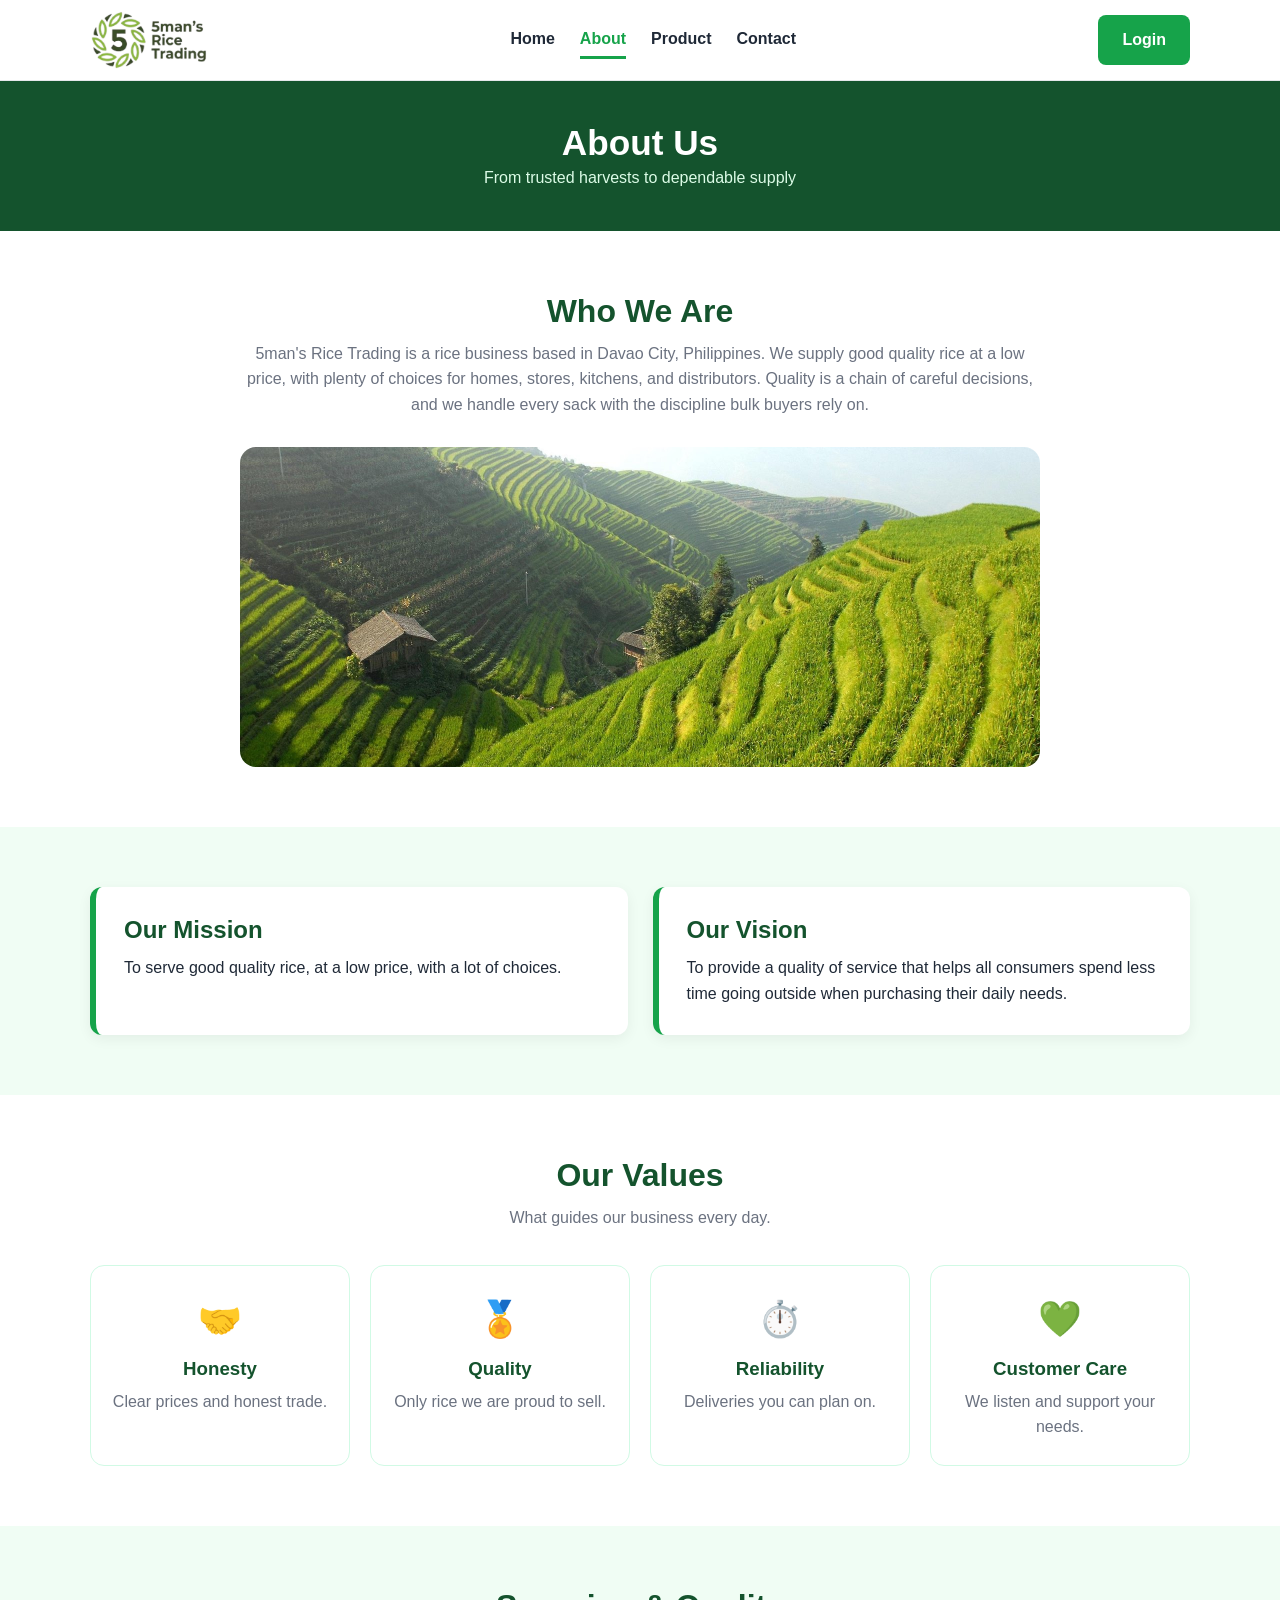
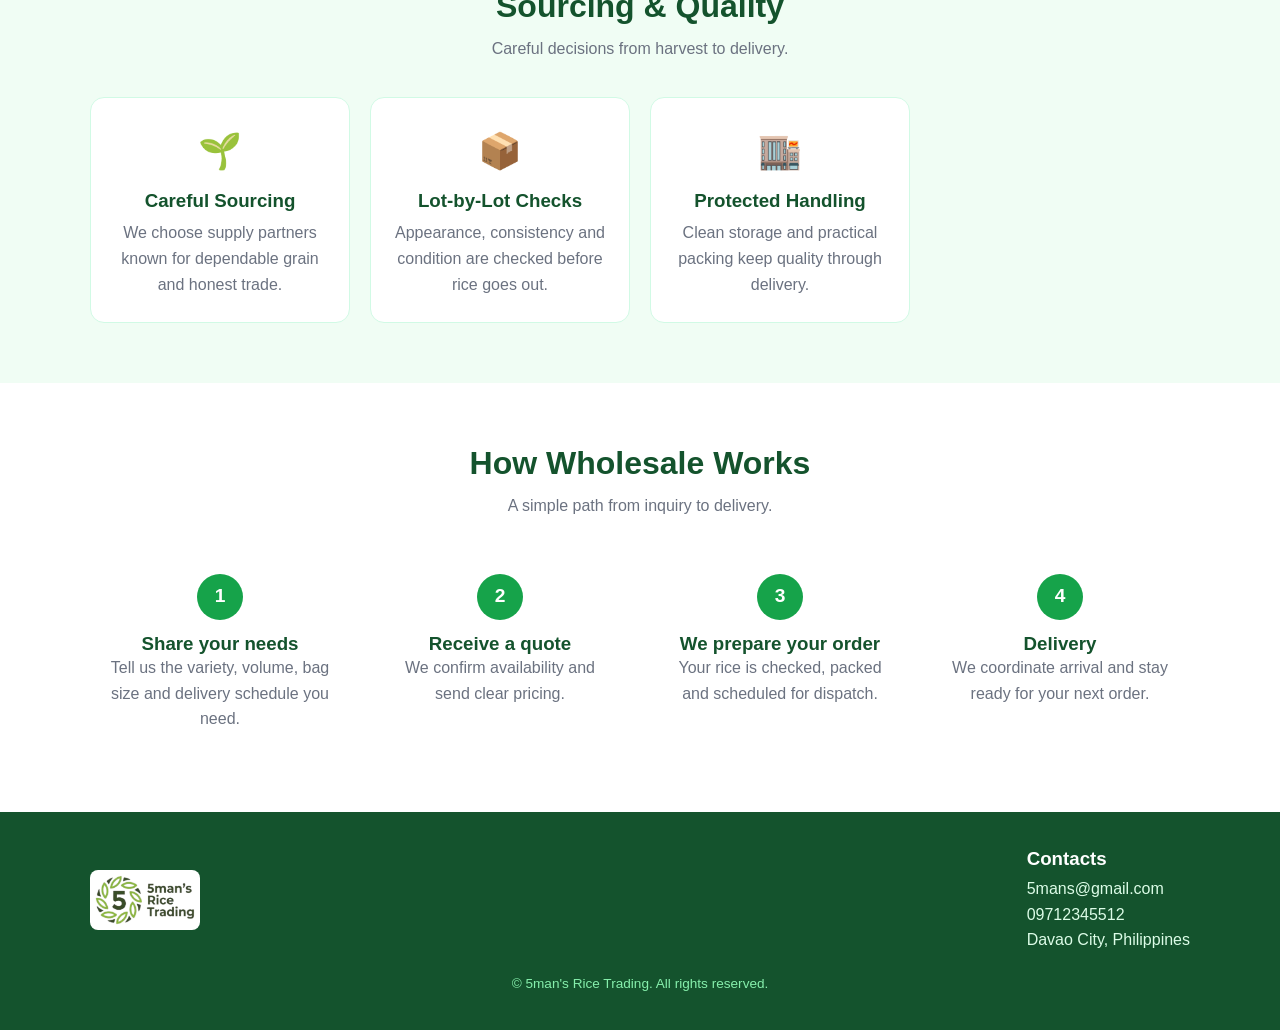
<file: 5 man/about.html>
<!DOCTYPE html>
<html lang="en">
<head>
    <meta charset="UTF-8">
    <meta name="viewport" content="width=device-width, initial-scale=1.0">
    <title>5man's Rice Trading | About Us</title>
    <link rel="stylesheet" href="style.css">
    <link rel="icon" href="images/logo.png" type="image/png">
</head>
<body>

    <!-- ===== HEADER AND NAVIGATION ===== -->
    <header>
        <div class="container header-inner">
            <a href="index.html"><img src="images/logo.png" alt="5man's Rice Trading logo" class="logo"></a>
            <nav>
                <a href="index.html">Home</a>
                <a href="about.html" class="active">About</a>
                <a href="product.html">Product</a>
                <a href="contact.html">Contact</a>
            </nav>
            <a href="login.html" class="btn">Login</a>
        </div>
    </header>

    <section class="page-banner">
        <div class="container">
            <h1>About Us</h1>
            <p>From trusted harvests to dependable supply</p>
        </div>
    </section>

    <!-- ===== COMPANY INTRODUCTION ===== -->
    <section class="section">
        <div class="container">
            <h2 class="section-title">Who We Are</h2>
            <p class="about-intro">
                5man's Rice Trading is a rice business based in Davao City, Philippines.
                We supply good quality rice at a low price, with plenty of choices for homes,
                stores, kitchens, and distributors. Quality is a chain of careful decisions,
                and we handle every sack with the discipline bulk buyers rely on.
            </p>
            <img src="images/farm.jpg" alt="Rice terraces on a hillside" class="about-photo">
        </div>
    </section>

    <!-- ===== MISSION AND VISION ===== -->
    <section class="section section-gray">
        <div class="container mission-vision">
            <div class="mv-card">
                <h2>Our Mission</h2>
                <p>To serve good quality rice, at a low price, with a lot of choices.</p>
            </div>
            <div class="mv-card">
                <h2>Our Vision</h2>
                <p>To provide a quality of service that helps all consumers spend less time going outside when purchasing their daily needs.</p>
            </div>
        </div>
    </section>

    <!-- ===== COMPANY VALUES ===== -->
    <section class="section">
        <div class="container">
            <h2 class="section-title">Our Values</h2>
            <p class="section-subtitle">What guides our business every day.</p>
            <div class="card-grid">
                <div class="feature-card">
                    <div class="icon">🤝</div>
                    <h3>Honesty</h3>
                    <p>Clear prices and honest trade.</p>
                </div>
                <div class="feature-card">
                    <div class="icon">🏅</div>
                    <h3>Quality</h3>
                    <p>Only rice we are proud to sell.</p>
                </div>
                <div class="feature-card">
                    <div class="icon">⏱️</div>
                    <h3>Reliability</h3>
                    <p>Deliveries you can plan on.</p>
                </div>
                <div class="feature-card">
                    <div class="icon">💚</div>
                    <h3>Customer Care</h3>
                    <p>We listen and support your needs.</p>
                </div>
            </div>
        </div>
    </section>

    <!-- ===== QUALITY AND SOURCING ===== -->
    <section class="section section-gray">
        <div class="container">
            <h2 class="section-title">Sourcing &amp; Quality</h2>
            <p class="section-subtitle">Careful decisions from harvest to delivery.</p>
            <div class="card-grid">
                <div class="feature-card">
                    <div class="icon">🌱</div>
                    <h3>Careful Sourcing</h3>
                    <p>We choose supply partners known for dependable grain and honest trade.</p>
                </div>
                <div class="feature-card">
                    <div class="icon">📦</div>
                    <h3>Lot-by-Lot Checks</h3>
                    <p>Appearance, consistency and condition are checked before rice goes out.</p>
                </div>
                <div class="feature-card">
                    <div class="icon">🏬</div>
                    <h3>Protected Handling</h3>
                    <p>Clean storage and practical packing keep quality through delivery.</p>
                </div>
            </div>
        </div>
    </section>

    <!-- ===== HOW WHOLESALE WORKS ===== -->
    <section class="section">
        <div class="container">
            <h2 class="section-title">How Wholesale Works</h2>
            <p class="section-subtitle">A simple path from inquiry to delivery.</p>
            <div class="steps">
                <div class="step">
                    <div class="step-number">1</div>
                    <h3>Share your needs</h3>
                    <p>Tell us the variety, volume, bag size and delivery schedule you need.</p>
                </div>
                <div class="step">
                    <div class="step-number">2</div>
                    <h3>Receive a quote</h3>
                    <p>We confirm availability and send clear pricing.</p>
                </div>
                <div class="step">
                    <div class="step-number">3</div>
                    <h3>We prepare your order</h3>
                    <p>Your rice is checked, packed and scheduled for dispatch.</p>
                </div>
                <div class="step">
                    <div class="step-number">4</div>
                    <h3>Delivery</h3>
                    <p>We coordinate arrival and stay ready for your next order.</p>
                </div>
            </div>
        </div>
    </section>

    <!-- ===== FOOTER ===== -->
    <footer>
        <div class="container footer-inner">
            <img src="images/logo.png" alt="5man's Rice Trading logo" class="logo">
            <div>
                <h3>Contacts</h3>
                <p><a href="mailto:5mans@gmail.com">5mans@gmail.com</a></p>
                <p><a href="tel:09712345512">09712345512</a></p>
                <p>Davao City, Philippines</p>
            </div>
        </div>
        <p class="copyright">© 5man's Rice Trading. All rights reserved.</p>
    </footer>

    <script src="script.js"></script>
</body>
</html>
</file>
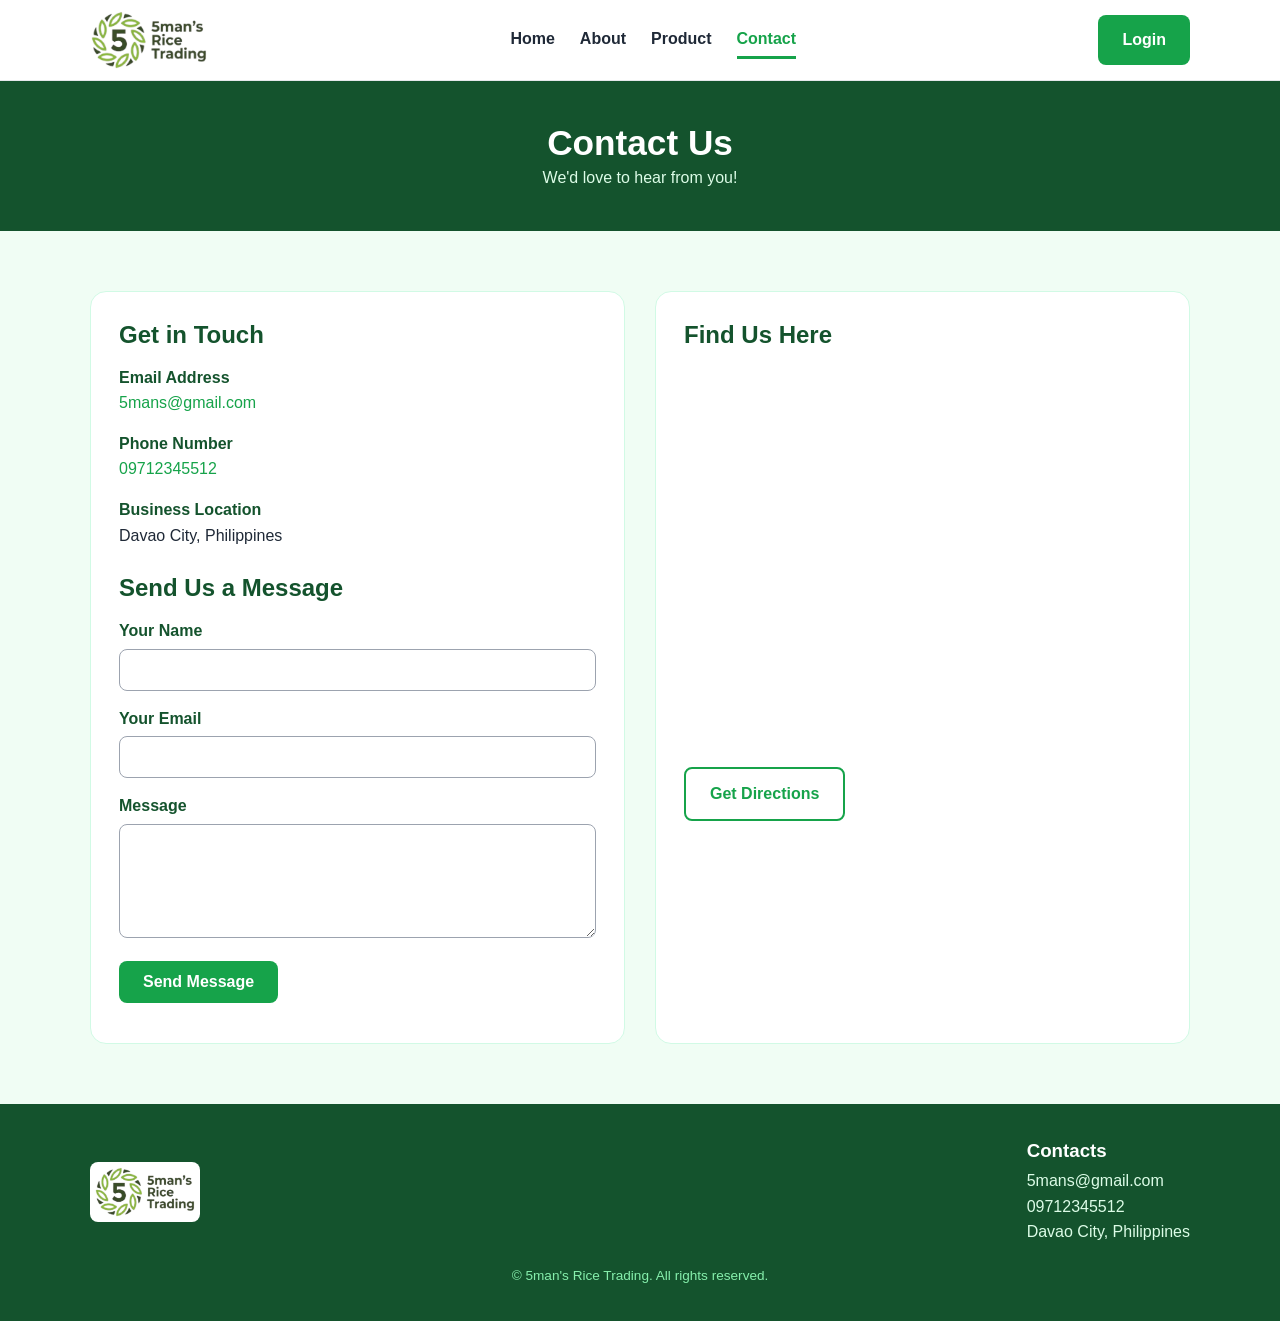
<file: 5 man/contact.html>
<!DOCTYPE html>
<html lang="en">
<head>
    <meta charset="UTF-8">
    <meta name="viewport" content="width=device-width, initial-scale=1.0">
    <title>5man's Rice Trading | Contact</title>
    <link rel="stylesheet" href="style.css">
    <link rel="icon" href="images/logo.png" type="image/png">
</head>
<body>

    <!-- ===== HEADER AND NAVIGATION ===== -->
    <header>
        <div class="container header-inner">
            <a href="index.html"><img src="images/logo.png" alt="5man's Rice Trading logo" class="logo"></a>
            <nav>
                <a href="index.html">Home</a>
                <a href="about.html">About</a>
                <a href="product.html">Product</a>
                <a href="contact.html" class="active">Contact</a>
            </nav>
            <a href="login.html" class="btn">Login</a>
        </div>
    </header>

    <section class="page-banner">
        <div class="container">
            <h1>Contact Us</h1>
            <p>We'd love to hear from you!</p>
        </div>
    </section>

    <section class="section section-gray">
        <div class="container">

            <div class="contact-layout">

                <!-- ===== LEFT: CONTACT DETAILS AND FORM ===== -->
                <div class="contact-box">
                    <h2>Get in Touch</h2>

                    <div class="contact-item">
                        <strong>Email Address</strong>
                        <a href="mailto:5mans@gmail.com">5mans@gmail.com</a>
                    </div>
                    <div class="contact-item">
                        <strong>Phone Number</strong>
                        <a href="tel:09712345512">09712345512</a>
                    </div>
                    <div class="contact-item">
                        <strong>Business Location</strong>
                        <span>Davao City, Philippines</span>
                    </div>

                    <h2 style="margin-top: 25px;">Send Us a Message</h2>
                    <form id="contact-form">
                        <div class="form-group">
                            <label for="contact-name">Your Name</label>
                            <input type="text" id="contact-name" required>
                        </div>
                        <div class="form-group">
                            <label for="contact-email">Your Email</label>
                            <input type="email" id="contact-email" required>
                        </div>
                        <div class="form-group">
                            <label for="contact-message">Message</label>
                            <textarea id="contact-message" rows="5" required></textarea>
                        </div>
                        <button type="submit" class="btn">Send Message</button>
                        <p class="form-message" id="contact-note"></p>
                    </form>
                </div>

                <!-- ===== RIGHT: GOOGLE MAP ===== -->
                <div class="contact-box map-box">
                    <h2>Find Us Here</h2>
                    <iframe
                        src="https://maps.google.com/maps?q=Davao%20City%2C%20Philippines&z=13&output=embed"
                        title="Map of Davao City"
                        loading="lazy"
                        allowfullscreen></iframe>
                    <p style="margin-top: 15px;">
                        <a class="btn btn-outline"
                           href="https://www.google.com/maps/dir/?api=1&destination=Davao%20City%2C%20Philippines"
                           target="_blank" rel="noopener noreferrer">Get Directions</a>
                    </p>
                </div>

            </div>
        </div>
    </section>

    <!-- ===== FOOTER ===== -->
    <footer>
        <div class="container footer-inner">
            <img src="images/logo.png" alt="5man's Rice Trading logo" class="logo">
            <div>
                <h3>Contacts</h3>
                <p><a href="mailto:5mans@gmail.com">5mans@gmail.com</a></p>
                <p><a href="tel:09712345512">09712345512</a></p>
                <p>Davao City, Philippines</p>
            </div>
        </div>
        <p class="copyright">© 5man's Rice Trading. All rights reserved.</p>
    </footer>

    <script src="script.js"></script>
</body>
</html>
</file>
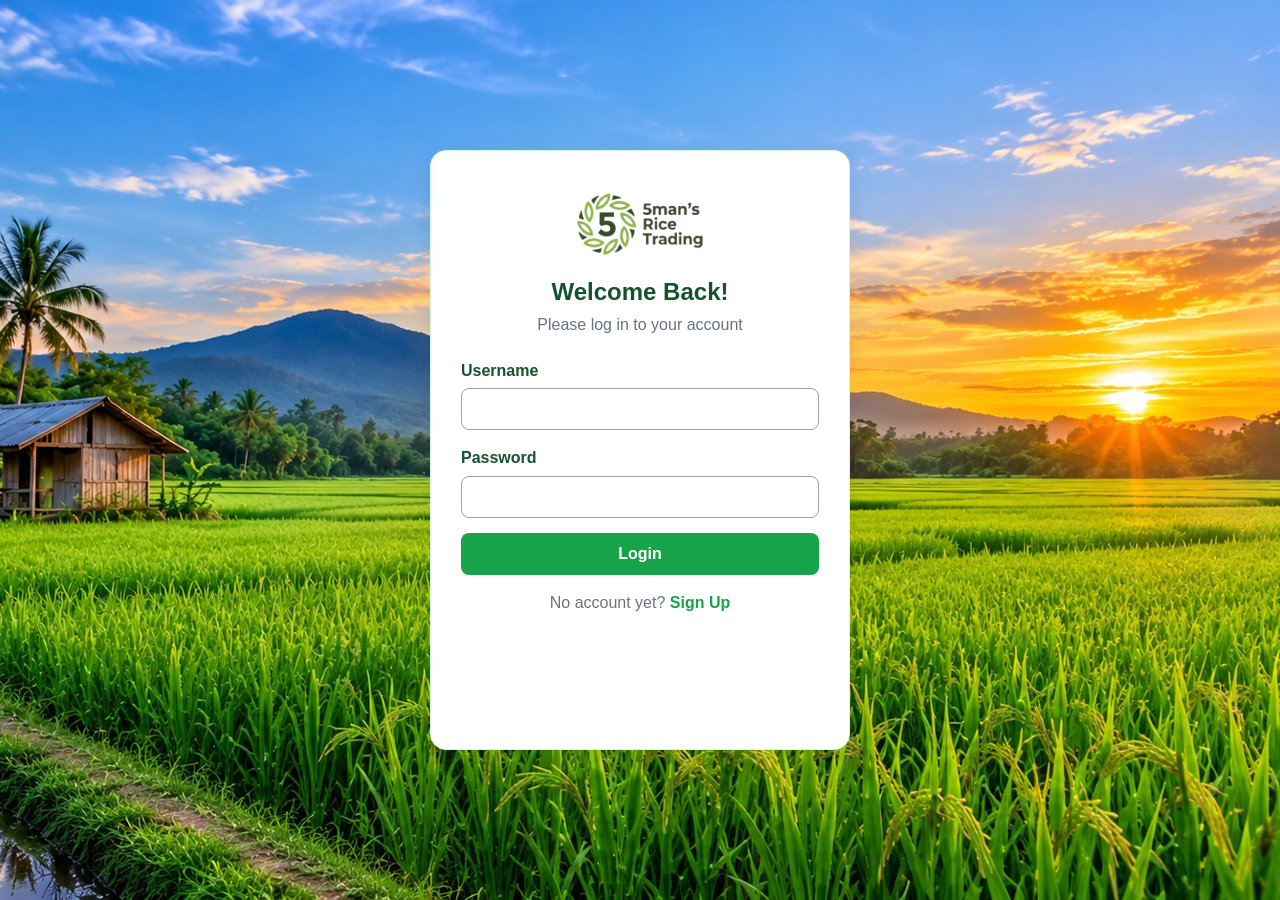
<file: 5 man/login.html>
<!DOCTYPE html>
<html lang="en">
<head>
    <meta charset="UTF-8">
    <meta name="viewport" content="width=device-width, initial-scale=1.0">
    <title>5man's Rice Trading | Login</title>
    <link rel="stylesheet" href="style.css">
    <link rel="icon" href="images/logo.png" type="image/png">
</head>
<body>
    <section class="login-page">
        <div class="login-box">

            <!-- ===== LOGIN FORM (shown first) ===== -->
            <form id="login-form">
                <img src="images/logo.png" alt="logo" style="mix-blend-mode: normal; margin: auto; padding: 10px;margin-bottom: 10px;" width="150px">
                <h1>Welcome Back!</h1>
                <p class="login-subtitle">Please log in to your account</p>

                <div class="form-group">
                    <label for="login-username">Username</label>
                    <input type="text" id="login-username" required>
                </div>
                <div class="form-group">
                    <label for="login-password">Password</label>
                    <input type="password" id="login-password" required>
                </div>

                <button type="submit" class="btn">Login</button>
                <p class="form-message" id="login-note"></p>
                <p class="switch-text">No account yet? <a href="#" id="show-signup">Sign Up</a></p>
            </form>

            <!-- ===== SIGN UP FORM (hidden until "Sign Up" is clicked) ===== -->
            <form id="signup-form" class="hidden">
                <img src="images/logo.png" alt="logo" style="mix-blend-mode: normal; margin: auto; padding: 10px;margin-bottom: 10px;" width="150px">
                <h1>Create Account</h1>
                <p class="login-subtitle">Sign up to get started</p>

                <div class="form-group">
                    <label for="signup-username">Username</label>
                    <input type="text" id="signup-username" required>
                </div>
                <div class="form-group">
                    <label for="signup-password">Password</label>
                    <input type="password" id="signup-password" required>
                </div>
                <div class="form-group">
                    <label for="signup-repeat">Repeat Password</label>
                    <input type="password" id="signup-repeat" required>
                </div>

                <button type="submit" class="btn">Sign Up</button>
                <p class="form-message" id="signup-note"></p>
                <p class="switch-text">Already have an account? <a href="#" id="show-login">Login</a></p>
            </form>

        </div>
    </section>


    <script src="script.js"></script>
</body>
</html>
</file>
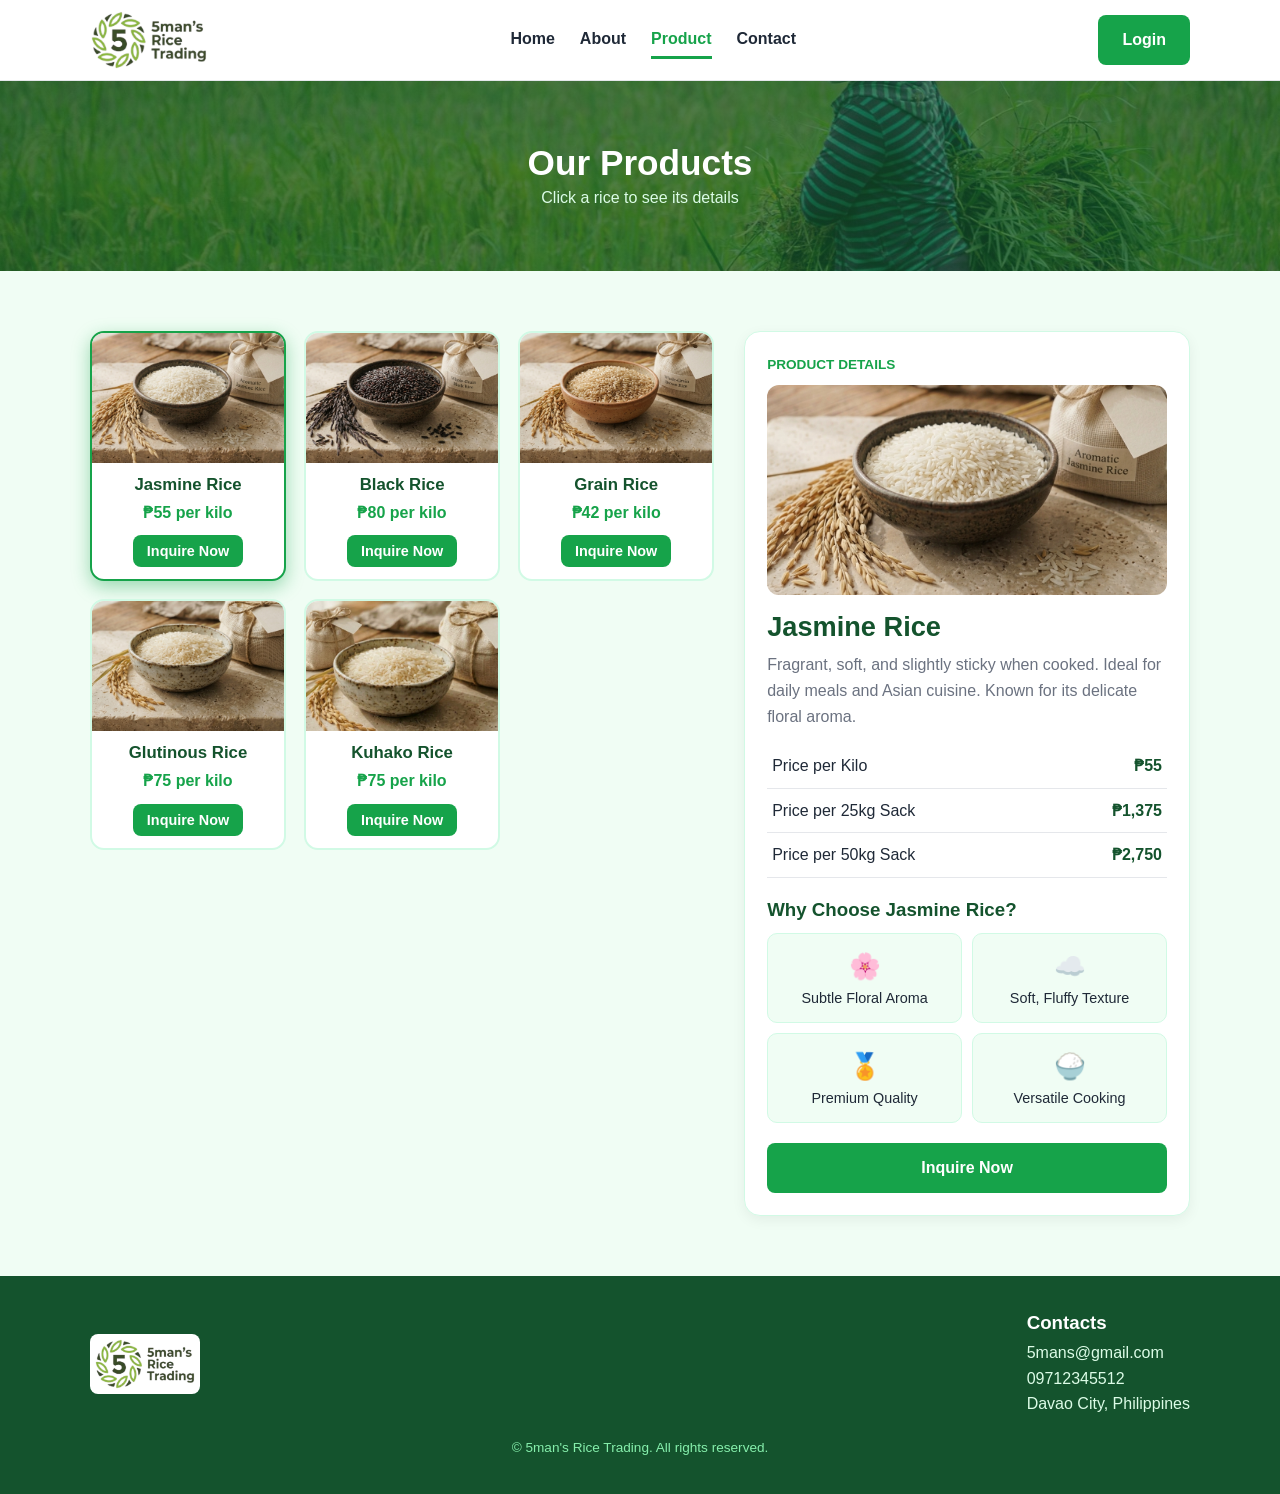
<file: 5 man/product.html>
<!DOCTYPE html>
<html lang="en">
<head>
    <meta charset="UTF-8">
    <meta name="viewport" content="width=device-width, initial-scale=1.0">
    <title>5man's Rice Trading | Products</title>
    <link rel="stylesheet" href="style.css">
    <link rel="icon" href="images/logo.png" type="image/png">
</head>
<body>

    <!-- ===== HEADER AND NAVIGATION ===== -->
    <header>
        <div class="container header-inner">
            <a href="index.html"><img src="images/logo.png" alt="5man's Rice Trading logo" class="logo"></a>
            <nav>
                <a href="index.html">Home</a>
                <a href="about.html">About</a>
                <a href="product.html" class="active">Product</a>
                <a href="contact.html">Contact</a>
            </nav>
            <a href="login.html" class="btn">Login</a>
        </div>
    </header>

    <section class="page-banner banner-photo">
        <div class="container">
            <h1>Our Products</h1>
            <p>Click a rice to see its details</p>
        </div>
    </section>

    <section class="section section-gray">
        <div class="container product-layout">

            <!-- ===== LEFT: PRODUCT CARDS =====
                 data-product must match a key in the products list in script.js -->
            <div class="product-list">

                <div class="product-card" data-product="jasmine">
                    <img src="images/jasmine.jpg" alt="Jasmine Rice">
                    <div class="card-info">
                        <h3>Jasmine Rice</h3>
                        <p class="card-price">₱55 per kilo</p>
                        <button type="button" class="btn inquire-btn">Inquire Now</button>
                    </div>
                </div>

                <div class="product-card" data-product="black">
                    <img src="images/black.jpg" alt="Black Rice">
                    <div class="card-info">
                        <h3>Black Rice</h3>
                        <p class="card-price">₱80 per kilo</p>
                        <button type="button" class="btn inquire-btn">Inquire Now</button>
                    </div>
                </div>

                <div class="product-card" data-product="grain">
                    <img src="images/grain.jpg" alt="Grain Rice">
                    <div class="card-info">
                        <h3>Grain Rice</h3>
                        <p class="card-price">₱42 per kilo</p>
                        <button type="button" class="btn inquire-btn">Inquire Now</button>
                    </div>
                </div>

                <div class="product-card" data-product="glutinous">
                    <img src="images/glutinous.jpg" alt="Glutinous Rice">
                    <div class="card-info">
                        <h3>Glutinous Rice</h3>
                        <p class="card-price">₱75 per kilo</p>
                        <button type="button" class="btn inquire-btn">Inquire Now</button>
                    </div>
                </div>

                <div class="product-card" data-product="kuhako">
                    <img src="images/kuhako.jpg" alt="Kuhako Rice">
                    <div class="card-info">
                        <h3>Kuhako Rice</h3>
                        <p class="card-price">₱75 per kilo</p>
                        <button type="button" class="btn inquire-btn">Inquire Now</button>
                    </div>
                </div>

            </div>

            <!-- ===== RIGHT: PRODUCT DETAILS =====
                 script.js fills these elements when a card is clicked.
                 The text below is only the starting content (Jasmine). -->
            <div class="product-details" id="product-details">
                <p class="details-label">Product Details</p>

                <img id="detail-image" src="images/jasmine.jpg" alt="Jasmine Rice">

                <h2 id="detail-name">Jasmine Rice</h2>
                <p class="description" id="detail-description">Fragrant, soft, and slightly sticky when cooked.</p>

                <table class="price-table">
                    <tr>
                        <td>Price per Kilo</td>
                        <td id="detail-price-kilo">₱55</td>
                    </tr>
                    <tr>
                        <td>Price per 25kg Sack</td>
                        <td id="detail-price-25">₱1,375</td>
                    </tr>
                    <tr>
                        <td>Price per 50kg Sack</td>
                        <td id="detail-price-50">₱2,750</td>
                    </tr>
                </table>

                <h3 id="detail-why">Why Choose Jasmine Rice?</h3>
                <div class="benefits">
                    <div class="benefit"><span id="benefit-icon-1">🌸</span><p id="benefit-text-1">Subtle Floral Aroma</p></div>
                    <div class="benefit"><span id="benefit-icon-2">☁️</span><p id="benefit-text-2">Soft, Fluffy Texture</p></div>
                    <div class="benefit"><span id="benefit-icon-3">🏅</span><p id="benefit-text-3">Premium Quality</p></div>
                    <div class="benefit"><span id="benefit-icon-4">🍚</span><p id="benefit-text-4">Versatile Cooking</p></div>
                </div>

                <a href="contact.html" class="btn" id="detail-inquire">Inquire Now</a>
            </div>

        </div>
    </section>

    <!-- ===== FOOTER ===== -->
    <footer>
        <div class="container footer-inner">
            <img src="images/logo.png" alt="5man's Rice Trading logo" class="logo">
            <div>
                <h3>Contacts</h3>
                <p><a href="mailto:5mans@gmail.com">5mans@gmail.com</a></p>
                <p><a href="tel:09712345512">09712345512</a></p>
                <p>Davao City, Philippines</p>
            </div>
        </div>
        <p class="copyright">© 5man's Rice Trading. All rights reserved.</p>
    </footer>

    <script src="script.js"></script>
</body>
</html>
</file>
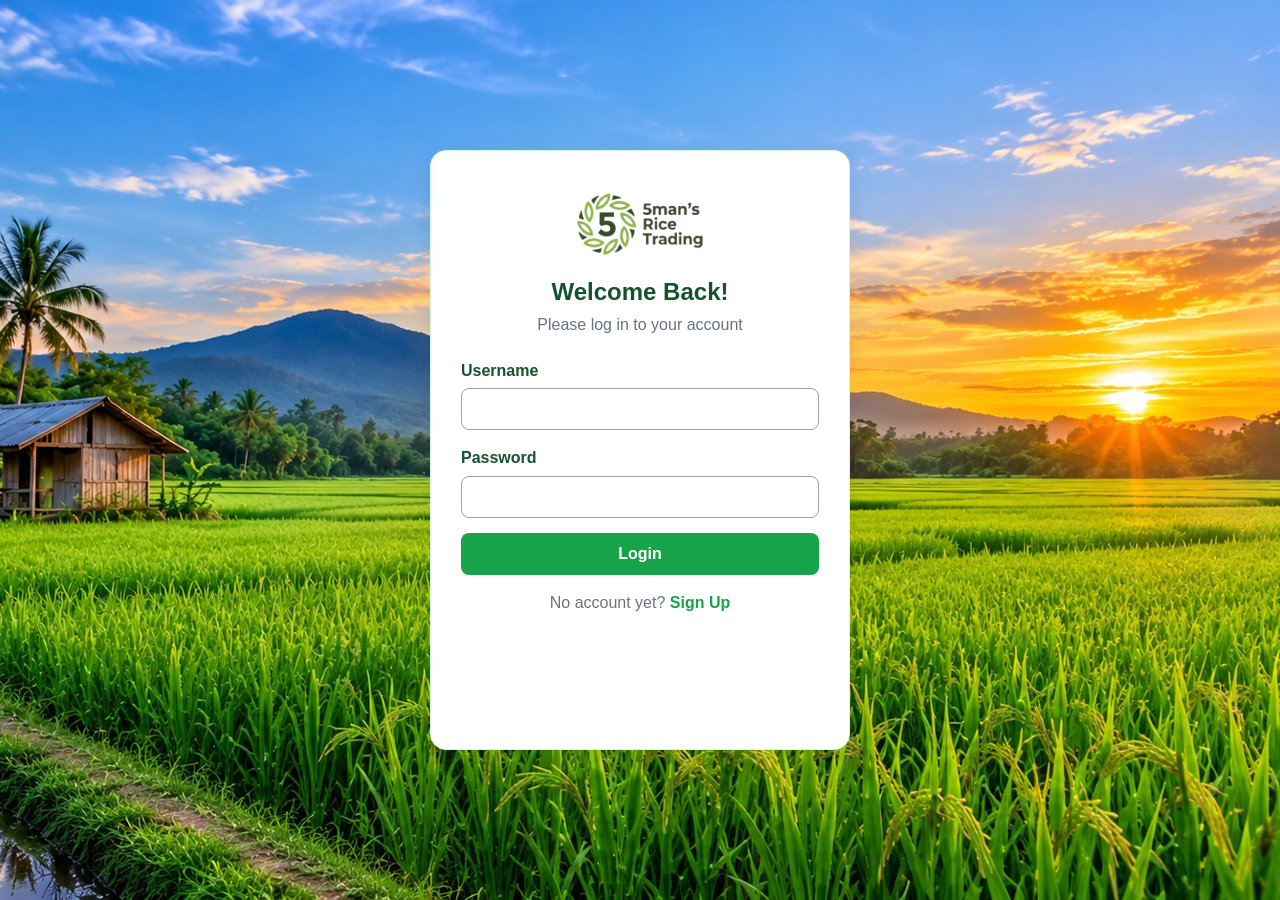
<file: 5 man/profile.html>
<!DOCTYPE html>
<html lang="en">
<head>
    <meta charset="UTF-8">
    <meta name="viewport" content="width=device-width, initial-scale=1.0">
    <title>5man's Rice Trading | My Profile</title>
    <link rel="stylesheet" href="style.css">
    <link rel="icon" href="images/logo.png" type="image/png">
</head>
<body>

    <!-- ===== HEADER AND NAVIGATION ===== -->
    <header>
        <div class="container header-inner">
            <a href="index.html"><img src="images/logo.png" alt="5man's Rice Trading logo" class="logo"></a>
            <nav>
                <a href="index.html">Home</a>
                <a href="about.html">About</a>
                <a href="product.html">Product</a>
                <a href="contact.html">Contact</a>
            </nav>
            <a href="login.html" class="btn">Login</a>
        </div>
    </header>

    <section class="page-banner">
        <div class="container">
            <h1>My Profile</h1>
            <p>Your account details</p>
        </div>
    </section>

    <section class="section section-gray">
        <div class="container profile-layout">

            <!-- ===== LEFT: ACCOUNT SUMMARY ===== -->
            <div class="contact-box profile-summary">
                <div class="profile-avatar" id="profile-avatar">?</div>
                <h2 id="profile-title">Loading...</h2>
                <p class="profile-handle" id="profile-username"></p>

                <div class="profile-stats">
                    <div class="contact-item">
                        <strong>Member Since</strong>
                        <span id="stat-member">—</span>
                    </div>
                    <div class="contact-item">
                        <strong>Last Login</strong>
                        <span id="stat-last">—</span>
                    </div>
                    <div class="contact-item">
                        <strong>Total Logins</strong>
                        <span id="stat-count">0</span>
                    </div>
                </div>

                <button type="button" class="btn btn-danger" id="logout-btn">Log Out</button>
            </div>

            <!-- ===== RIGHT: EDIT PROFILE ===== -->
            <div class="contact-box">
                <h2>Profile Details</h2>
                <form id="profile-form">
                    <div class="form-group">
                        <label for="profile-name">Display Name</label>
                        <input type="text" id="profile-name">
                    </div>
                    <div class="form-group">
                        <label for="profile-email">Email</label>
                        <input type="email" id="profile-email">
                    </div>
                    <div class="form-group">
                        <label for="profile-phone">Phone Number</label>
                        <input type="tel" id="profile-phone">
                    </div>
                    <div class="form-group">
                        <label for="profile-address">Delivery Address</label>
                        <textarea id="profile-address" rows="3"></textarea>
                    </div>
                    <button type="submit" class="btn">Save Changes</button>
                    <p class="form-message" id="profile-note"></p>
                </form>
            </div>

        </div>
    </section>

    <!-- ===== FOOTER ===== -->
    <footer>
        <div class="container footer-inner">
            <img src="images/logo.png" alt="5man's Rice Trading logo" class="logo">
            <div>
                <h3>Contacts</h3>
                <p><a href="mailto:5mans@gmail.com">5mans@gmail.com</a></p>
                <p><a href="tel:09712345512">09712345512</a></p>
                <p>Davao City, Philippines</p>
            </div>
        </div>
        <p class="copyright">© 5man's Rice Trading. All rights reserved.</p>
    </footer>

    <script src="script.js"></script>
</body>
</html>
</file>
<file: 5 man/style.css>
/* ---------- 1. Colors and basics ---------- */
:root {
    --green-dark: #14532d;   /* headings, footer */
    --green: #16a34a;        /* buttons, accents */
    --green-light: #dcfce7;  /* soft backgrounds */
    --green-pale: #f0fdf4;   /* page sections */
    --text: #1f2937;
    --gray: #6b7280;
    --white: #ffffff;
}
html{
    scroll-behavior: smooth;
}
* {
    margin: 0;
    padding: 0;
    box-sizing: border-box;
}

body {
    font-family: Arial, Helvetica, sans-serif;
    color: var(--text);
    background: var(--white);
    line-height: 1.6;
}

img {
    max-width: 100%;
    display: block;
}

a {
    color: var(--green);
    text-decoration: none;
}

h1, h2, h3 {
    color: var(--green-dark);
    line-height: 1.25;
}

/* Centered content wrapper used by most sections */
.container {
    width: 90%;
    max-width: 1100px;
    margin: 0 auto;
}

.section {
    padding: 60px 0;
}

.section-gray {
    background: var(--green-pale);
}

.section-title {
    text-align: center;
    font-size: 2rem;
    margin-bottom: 10px;
}

.section-subtitle {
    text-align: center;
    color: var(--gray);
    margin-bottom: 35px;
}

/* ---------- 2. Header / navigation ---------- */
header {
    background: var(--white);
    border-bottom: 1px solid #e5e7eb;
    position: sticky;
    top: 0;
    z-index: 10;
}

.header-inner {
    display: flex;
    align-items: center;
    justify-content: space-between;
    flex-wrap: wrap;
    gap: 10px;
    padding: 10px 0;
}

.logo {
    height: 60px;
    width: auto;
}

nav {
    display: flex;
    gap: 25px;
    flex-wrap: wrap;
}

nav a {
    color: var(--text);
    font-weight: bold;
    padding: 5px 0;
    border-bottom: 3px solid transparent;
}

nav a:hover,
nav a.active {
    color: var(--green);
    border-bottom-color: var(--green);
}

/* ---------- 3. Buttons ---------- */
.btn {
    display: inline-block;
    background: var(--green);
    color: var(--white);
    border: none;
    border-radius: 8px;
    padding: 12px 24px;
    font-size: 1rem;
    font-weight: bold;
    cursor: pointer;
}

.btn:hover {
    background: var(--green-dark);
}

.btn-outline {
    background: var(--white);
    color: var(--green);
    border: 2px solid var(--green);
}

.btn-outline:hover {
    background: var(--green-light);
}

/* ---------- 4. Home page ---------- */
.hero {
    background: var(--green-pale);
    padding: 70px 0;
}

.hero-inner {
    display: flex;
    align-items: center;
    justify-content: space-between;
    gap: 40px;
}

.hero-text {
    flex: 1;
}

.hero-text h1 {
    font-size: 3rem;
    margin-bottom: 15px;
}

.hero-text p {
    margin-bottom: 15px;
    color: var(--gray);
    font-size: 1.1rem;
}

.hero-buttons {
    display: flex;
    gap: 12px;
    flex-wrap: wrap;
    margin-top: 20px;
}

.hero-image {
    flex: 1;
}

.hero-image img {
    width: 100%;
    max-width: 450px;
    height: 480px;
    object-fit: cover;
    object-position: center top;
    border-radius: 20px;
    margin: 0 auto;
    background: var(--green-light);
}

/* Featured products and Why Choose Us share the same grid style */
.card-grid {
    display: grid;
    grid-template-columns: repeat(4, 1fr);
    gap: 20px;
}

.feature-card {
    background: var(--white);
    border: 1px solid #d1fae5;
    border-radius: 14px;
    padding: 25px 20px;
    text-align: center;
}

.feature-card .icon {
    font-size: 2.2rem;
    margin-bottom: 10px;
}

.feature-card h3 {
    margin-bottom: 8px;
}

.feature-card p {
    color: var(--gray);
}

.featured-card {
    background: var(--white);
    border: 1px solid #d1fae5;
    border-radius: 14px;
    overflow: hidden;
    text-align: center;
}

.featured-card img {
    width: 100%;
    height: 170px;
    object-fit: cover;
    background: var(--green-light);
}

.featured-card .featured-info {
    padding: 15px;
}

.featured-card .featured-price {
    color: var(--green);
    font-size: 1.4rem;
    font-weight: bold;
}

.center-button {
    text-align: center;
    margin-top: 30px;
}

/* ---------- 5. Products page ---------- */
.page-banner {
    background: var(--green-dark);
    color: var(--white);
    text-align: center;
    padding: 40px 0;
}

.page-banner h1 {
    color: var(--white);
    font-size: 2.2rem;
}

.page-banner p {
    color: var(--green-light);
}

.product-layout {
    display: grid;
    grid-template-columns: 1.4fr 1fr;
    gap: 30px;
    align-items: start;
}

/* Left side: the clickable product cards */
.product-list {
    display: grid;
    grid-template-columns: repeat(3, 1fr);
    gap: 18px;
}

.product-card {
    background: var(--white);
    border: 2px solid #d1fae5;
    border-radius: 14px;
    overflow: hidden;
    cursor: pointer;
    text-align: center;
    transition: transform 0.2s, box-shadow 0.2s;
}

.product-card:hover {
    transform: translateY(-4px);
    box-shadow: 0 6px 16px rgba(22, 163, 74, 0.25);
}

/* The selected card gets a thick green border */
.product-card.active {
    border-color: var(--green);
    box-shadow: 0 6px 18px rgba(22, 163, 74, 0.4);
}

.product-card img {
    width: 100%;
    height: 130px;
    object-fit: cover;
    background: var(--green-light);
}

.product-card .card-info {
    padding: 12px;
}

.product-card h3 {
    font-size: 1.05rem;
}

.product-card .card-price {
    color: var(--green);
    font-weight: bold;
    margin: 4px 0 10px;
}

.product-card .btn {
    padding: 8px 14px;
    font-size: 0.9rem;
}

/* Right side: the details panel */
.product-details {
    background: var(--white);
    border: 1px solid #d1fae5;
    border-radius: 16px;
    padding: 22px;
    box-shadow: 0 4px 14px rgba(0, 0, 0, 0.06);
    position: sticky;
    top: 90px;
    transition: opacity 0.3s;
}

/* JavaScript adds this class briefly to make the fade effect */
.product-details.fade {
    opacity: 0;
}

.details-label {
    color: var(--green);
    font-weight: bold;
    font-size: 0.85rem;
    text-transform: uppercase;
}

.product-details img {
    width: 100%;
    height: 210px;
    object-fit: cover;
    border-radius: 12px;
    margin: 10px 0 15px;
    background: var(--green-light);
}

.product-details h2 {
    font-size: 1.7rem;
    margin-bottom: 8px;
}

.product-details .description {
    color: var(--gray);
    margin-bottom: 15px;
}

.price-table {
    width: 100%;
    border-collapse: collapse;
    margin-bottom: 20px;
}

.price-table td {
    padding: 9px 5px;
    border-bottom: 1px solid #e5e7eb;
}

.price-table td:last-child {
    text-align: right;
    font-weight: bold;
    color: var(--green-dark);
}

.product-details h3 {
    margin-bottom: 12px;
}

.benefits {
    display: grid;
    grid-template-columns: repeat(2, 1fr);
    gap: 10px;
    margin-bottom: 20px;
}

.benefit {
    background: var(--green-pale);
    border: 1px solid #d1fae5;
    border-radius: 10px;
    padding: 12px 8px;
    text-align: center;
    font-size: 0.9rem;
}

.benefit span {
    display: block;
    font-size: 1.6rem;
}

.product-details .btn {
    width: 100%;
    text-align: center;
}

/* ---------- 6. About page ---------- */
.about-intro {
    max-width: 800px;
    margin: 0 auto;
    text-align: center;
    color: var(--gray);
}

.mission-vision {
    display: grid;
    grid-template-columns: 1fr 1fr;
    gap: 25px;
}

.mv-card {
    background: var(--white);
    border-left: 6px solid var(--green);
    border-radius: 12px;
    padding: 28px;
    box-shadow: 0 4px 14px rgba(0, 0, 0, 0.06);
}

.mv-card h2 {
    margin-bottom: 10px;
}

.steps {
    display: grid;
    grid-template-columns: repeat(4, 1fr);
    gap: 20px;
}

.step {
    text-align: center;
    padding: 20px;
}

.step-number {
    width: 46px;
    height: 46px;
    margin: 0 auto 12px;
    border-radius: 50%;
    background: var(--green);
    color: var(--white);
    font-weight: bold;
    font-size: 1.2rem;
    display: flex;
    align-items: center;
    justify-content: center;
}

.step p {
    color: var(--gray);
}

/* ---------- 7. Contact page ---------- */
.contact-layout {
    display: grid;
    grid-template-columns: 1fr 1fr;
    gap: 30px;
}

.contact-box {
    background: var(--white);
    border: 1px solid #d1fae5;
    border-radius: 16px;
    padding: 28px;
}

.contact-box h2 {
    margin-bottom: 15px;
}

.contact-item {
    margin-bottom: 15px;
}

.contact-item strong {
    display: block;
    color: var(--green-dark);
}

/* Form fields are shared with the login page */
.form-group {
    margin-bottom: 15px;
}

.form-group label {
    display: block;
    font-weight: bold;
    margin-bottom: 5px;
    color: var(--green-dark);
}

.form-group input,
.form-group textarea {
    width: 100%;
    padding: 11px;
    border: 1px solid #9ca3af;
    border-radius: 8px;
    font-size: 1rem;
    font-family: inherit;
}

.form-group input:focus,
.form-group textarea:focus {
    outline: 2px solid var(--green);
    border-color: var(--green);
}

.form-message {
    margin-top: 12px;
    font-weight: bold;
    color: var(--green);
}

.form-message.error {
    color: #dc2626;
}

.map-box iframe {
    width: 100%;
    height: 380px;
    border: 0;
    border-radius: 12px;
}

/* ---------- 8. Login page ---------- */
.login-page {
    min-height: calc(100vh - 300px);
    padding: 50px 0;
    height: 100vh;
    display: flex;
    align-items: center;
    justify-content: center;
}

.login-box {
    width: 90%;
    max-width: 420px;
    margin: 0 auto;
    border: 1px solid #d1fae5;
    border-radius: 16px;
    padding: 30px;
    box-shadow: 0 6px 20px rgba(0, 0, 0, 0.08);
    backdrop-filter: blur(20px);
    height: 600px;
    background-color: white;
}

.login-box h1 {
    text-align: center;
    margin-bottom: 5px;
}

.login-box .login-subtitle {
    text-align: center;
    color: var(--gray);
    margin-bottom: 20px;
}

.login-box .btn {
    width: 100%;
}

.switch-text {
    text-align: center;
    margin-top: 15px;
    color: var(--gray);
}

.switch-text a {
    font-weight: bold;
    cursor: pointer;
}

/* Only one of the two forms is shown at a time */
.hidden {
    display: none;
}

/* ---------- Photos ---------- */
/* Small icons in the Why Choose Us cards */
.icon-img {
    width: 48px;
    height: 48px;
    margin: 0 auto 10px;
}

/* Photo behind the Products banner (dark green layer keeps the text readable) */
.banner-photo {
    background: linear-gradient(rgba(20, 83, 45, 0.7), rgba(20, 83, 45, 0.7)),
                url("images/field.jpg") center / cover no-repeat;
    padding: 60px 0;
}

/* Photo on the About page */
.about-photo {
    width: 100%;
    max-width: 800px;
    height: 320px;
    object-fit: cover;
    border-radius: 16px;
    margin: 30px auto 0;
}

/* Sunset rice field behind the login box */
.login-page {
    background:url("images/sunset.jpg") center / cover no-repeat;
    height: 100vh;
}

/* ---------- 9. Footer ---------- */
footer {
    background: var(--green-dark);
    color: var(--green-light);
    padding: 35px 0;
}

.footer-inner {
    display: flex;
    justify-content: space-between;
    align-items: center;
    flex-wrap: wrap;
    gap: 20px;
}

footer .logo {
    height: 60px;
    background: var(--white);
    border-radius: 8px;
    padding: 4px;
}

footer h3 {
    color: var(--white);
    margin-bottom: 6px;
}

footer a {
    color: var(--green-light);
}

.copyright {
    text-align: center;
    margin-top: 20px;
    font-size: 0.85rem;
    color: #86efac;
}

/* ---------- 10. Tablet and mobile ---------- */
@media (max-width: 1000px) {
    .card-grid {
        grid-template-columns: repeat(2, 1fr);
    }

    .steps {
        grid-template-columns: repeat(2, 1fr);
    }

    .product-layout {
        grid-template-columns: 1fr;
    }

    /* On small screens the details are not sticky */
    .product-details {
        position: static;
    }
}

@media (max-width: 700px) {
    .hero-inner {
        flex-direction: column;
        text-align: center;
    }

    .hero-text h1 {
        font-size: 2.2rem;
    }

    .hero-buttons {
        justify-content: center;
    }

    .hero-image img {
        height: 280px;
    }

    .header-inner {
        justify-content: center;
    }

    nav {
        gap: 15px;
        justify-content: center;
    }

    .product-list {
        grid-template-columns: repeat(2, 1fr);
    }

    .mission-vision,
    .contact-layout {
        grid-template-columns: 1fr;
    }

    .footer-inner {
        flex-direction: column;
        text-align: center;
    }
}

@media (max-width: 480px) {
    .card-grid,
    .steps {
        grid-template-columns: 1fr;
    }
}


/* ---------- Profile page ---------- */
.profile-layout {
    display: grid;
    grid-template-columns: 1fr 1.4fr;
    gap: 30px;
    align-items: start;
}

.profile-summary {
    text-align: center;
}

.profile-avatar {
    width: 90px;
    height: 90px;
    margin: 0 auto 12px;
    border-radius: 50%;
    background: var(--green);
    color: var(--white);
    font-size: 2.4rem;
    font-weight: bold;
    display: flex;
    align-items: center;
    justify-content: center;
}

.profile-handle {
    color: var(--gray);
    margin-bottom: 20px;
}

.profile-stats {
    text-align: left;
    margin-bottom: 20px;
}

.profile-stats .contact-item {
    border-bottom: 1px solid #e5e7eb;
    padding-bottom: 10px;
}

.btn-danger {
    background: var(--white);
    color: #dc2626;
    border: 2px solid #dc2626;
    width: 100%;
}

.btn-danger:hover {
    background: #fee2e2;
}

@media (max-width: 700px) {
    .profile-layout {
        grid-template-columns: 1fr;
    }
}
</file>
